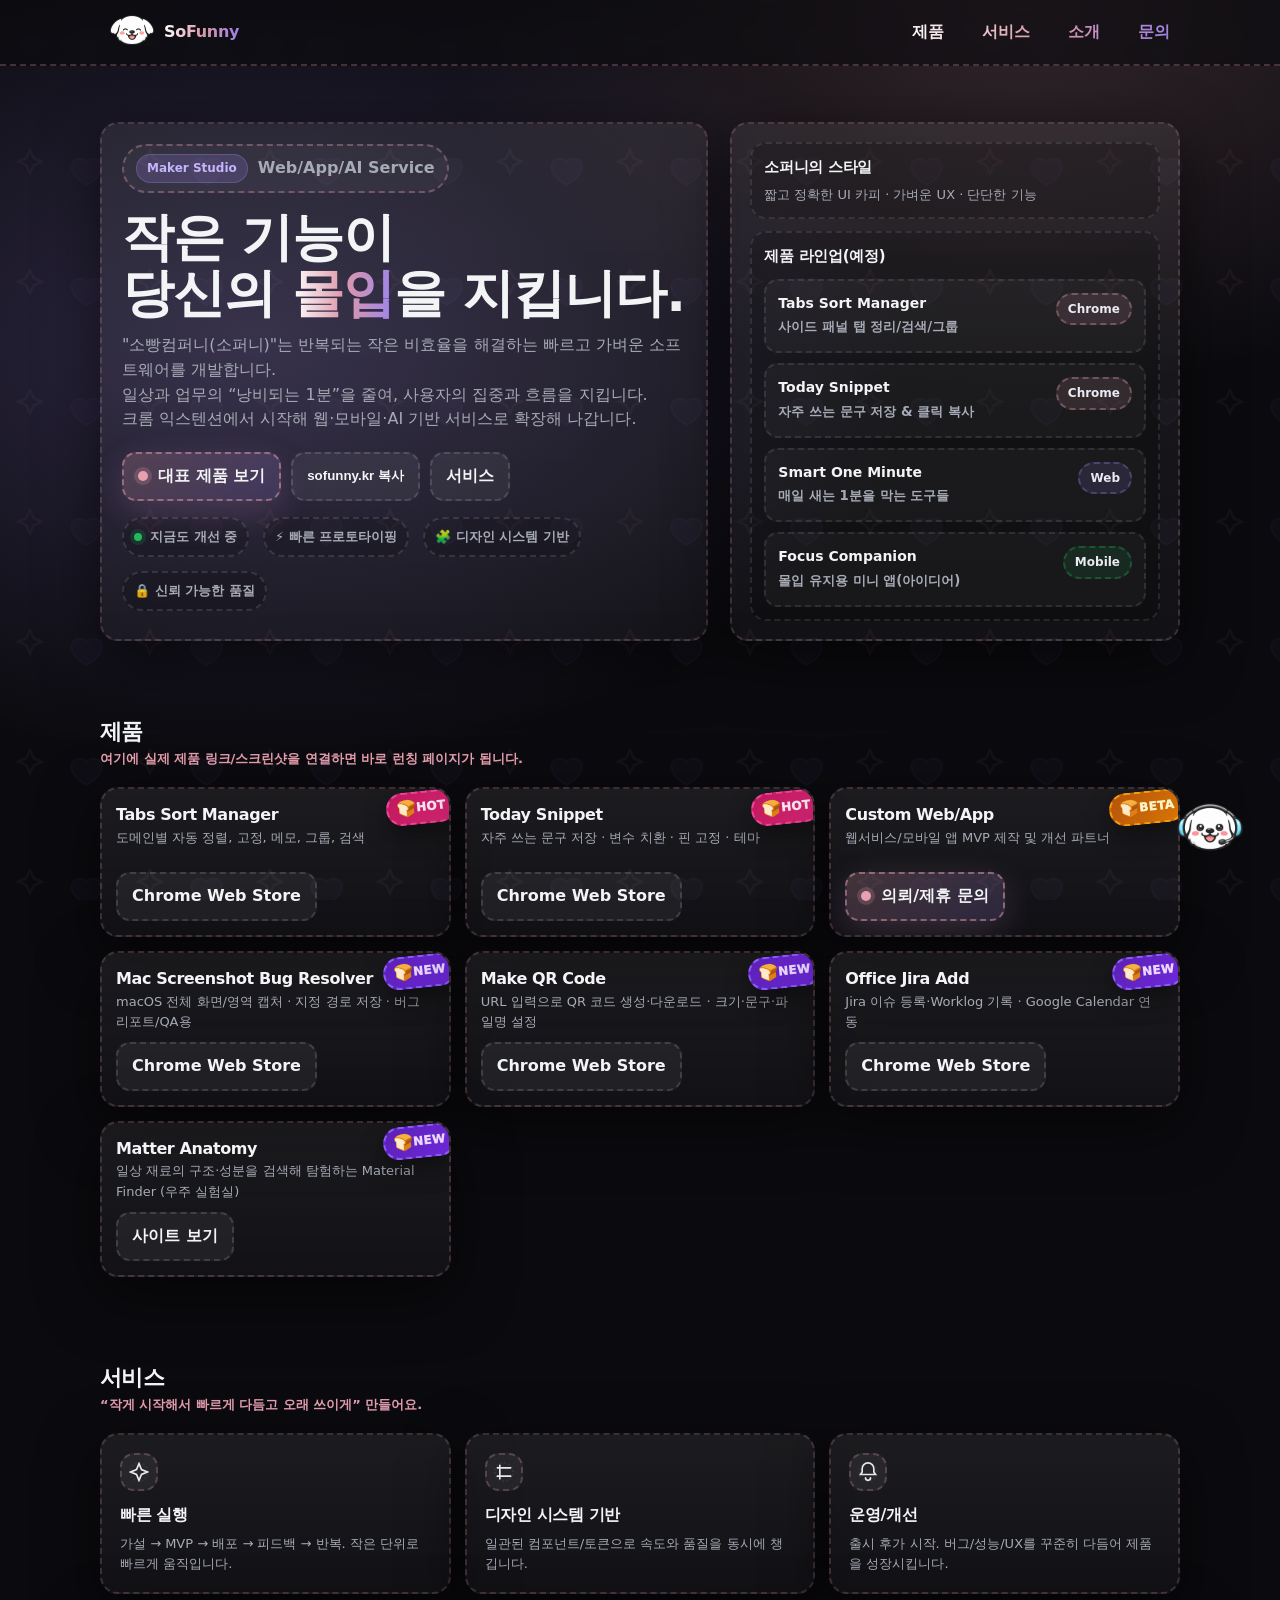
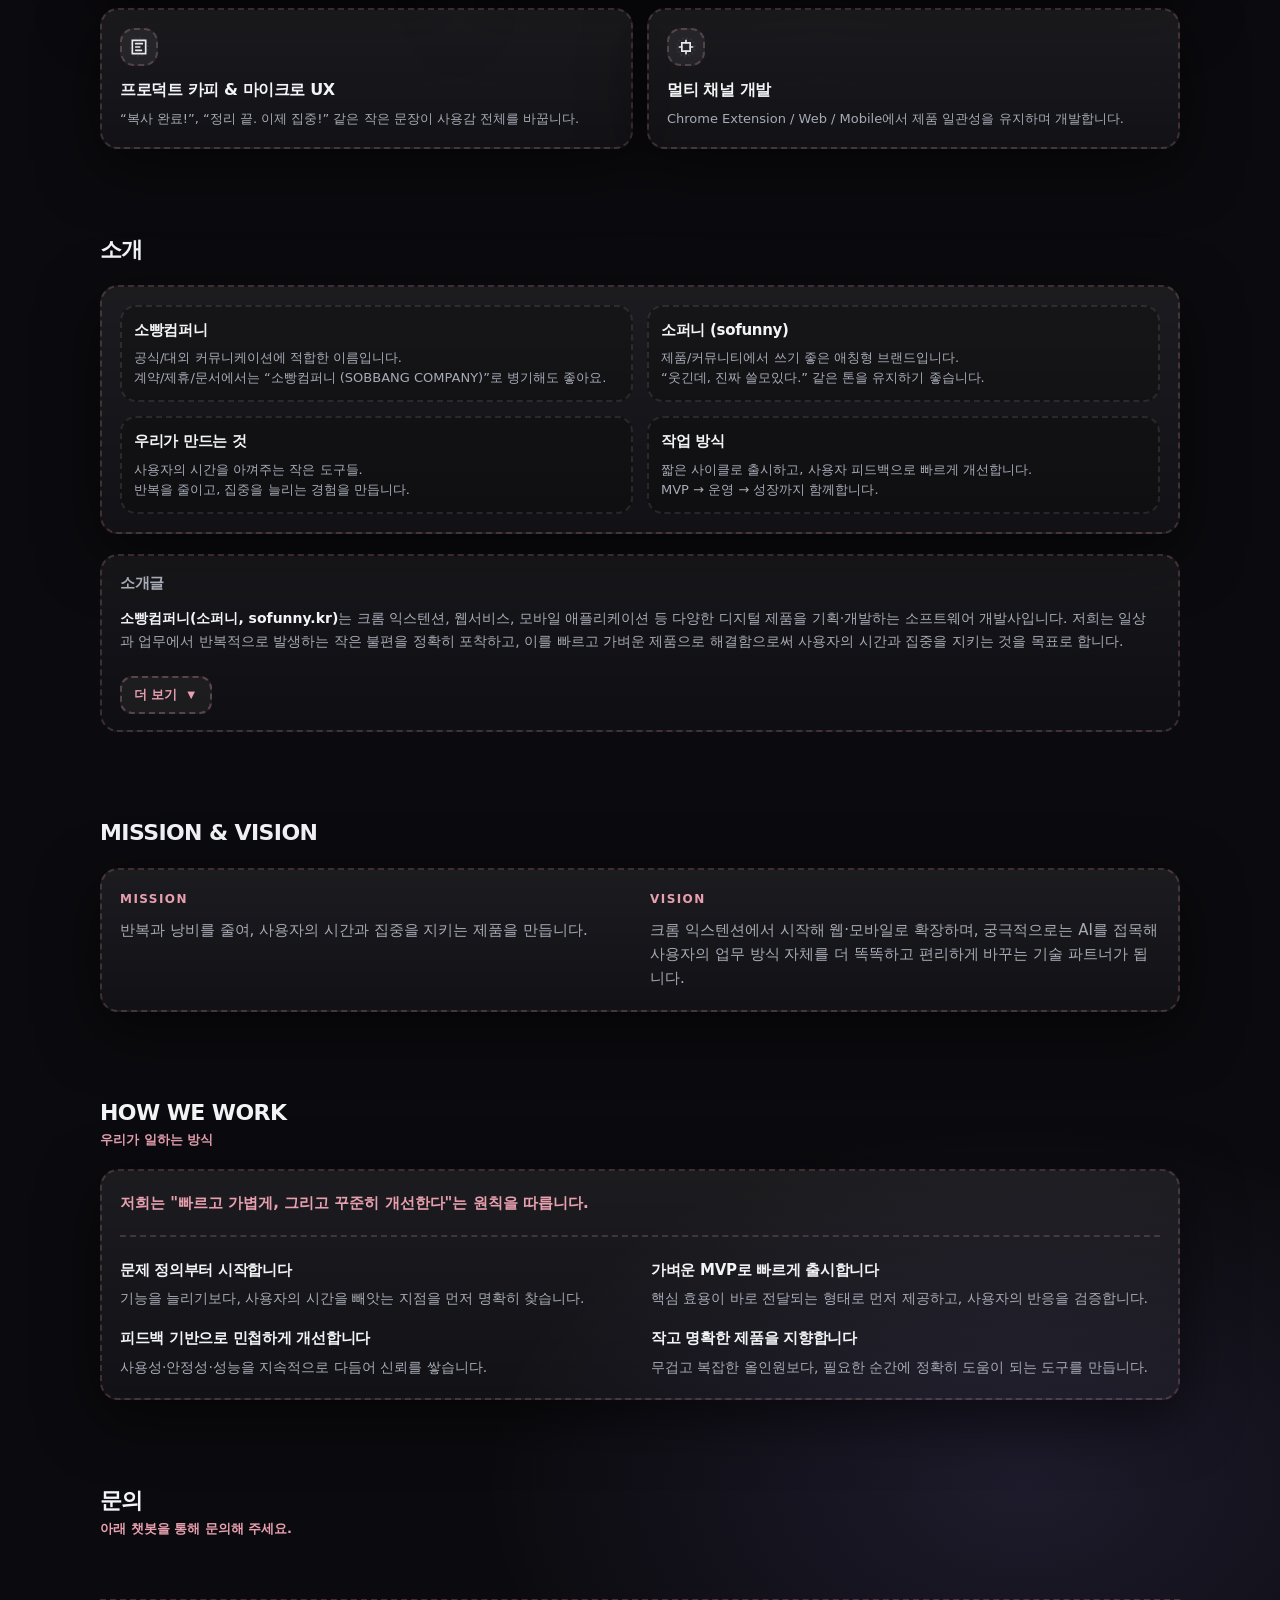
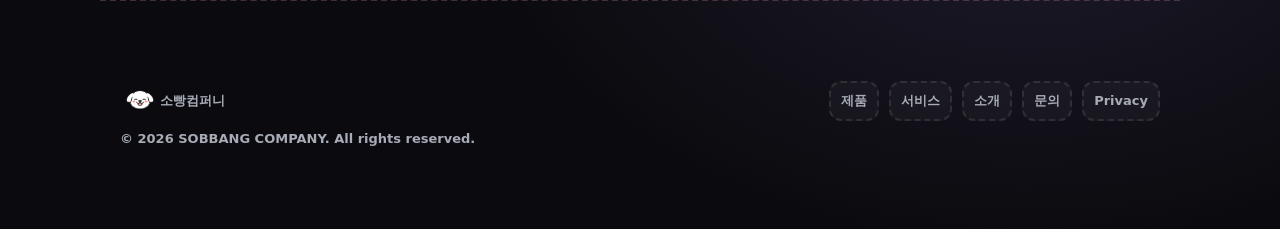
<file: index.html>
<!doctype html>
<html lang="ko">
<head>
  <meta charset="utf-8" />
  <meta name="viewport" content="width=device-width, initial-scale=1" />
  <title>소빵컴퍼니 | 소퍼니 (sofunny.kr)</title>
  <meta name="description" content="소빵컴퍼니(소퍼니)는 크롬 익스텐션, 웹서비스, 모바일 앱을 만드는 메이커 팀입니다. 작고 유용한 도구로 당신의 흐름을 지킵니다." />
  <meta name="theme-color" content="#0f0b14" />
  <link rel="icon" href="images/logo.png" type="image/png" sizes="32x32" />
  <link rel="icon" href="images/logo.png" type="image/png" sizes="192x192" />
  <style>
    /* =======================================================
       Dark & Pink & Violet (다크 + 다꾸 느낌)
       Base: index.html 다크테마
       Accent: 핑크 + 바이올렛 (index5 다꾸 요소 적용)
       ======================================================= */
    :root{
      --bg:#0b0b0f;
      --panel:#111118;
      --panel2:#151522;
      --text:#f3f4f6;
      --muted:#a7abb6;
      --line:rgba(255,255,255,.10);

      --brand:#e8a0b0;       /* 핑크 */
      --brand2:#a78bfa;      /* 바이올렛 */
      --ok:#22c55e;

      --shadow: 0 18px 60px rgba(0,0,0,.55);
      --radius: 18px;
      --max: 1120px;
    }

    *{box-sizing:border-box}
    html{scroll-behavior:smooth}
    body{
      margin:0;
      font-family: ui-sans-serif, system-ui, -apple-system, Segoe UI, Roboto, "Noto Sans KR", "Apple SD Gothic Neo", Arial, sans-serif;
      background:
        radial-gradient(1100px 700px at 20% 10%, rgba(167,139,250,.22), transparent 60%),
        radial-gradient(900px 600px at 80% 0%, rgba(232,160,176,.18), transparent 65%),
        radial-gradient(900px 600px at 80% 90%, rgba(167,139,250,.12), transparent 60%),
        var(--bg);
      color:var(--text);
      line-height:1.55;
    }

    /* 다꾸 느낌: 연한 별/하트 패턴 (다크용) */
    body::before{
      content:"";
      position:fixed;
      inset:0;
      pointer-events:none;
      opacity:.08;
      background-image:
        url("data:image/svg+xml;utf8,<svg xmlns='http://www.w3.org/2000/svg' width='72' height='72' viewBox='0 0 72 72'><g fill='none' stroke='rgba(232,160,176,0.6)' stroke-width='1.5'><path d='M18 18l2.2 4.8L25 25l-4.8 2.2L18 32l-2.2-4.8L11 25l4.8-2.2L18 18z'/></g><path d='M52 25c3.2-3.6 9.2-1.8 9.2 3.2 0 6.2-9.2 10.8-9.2 10.8S42.8 34.4 42.8 28.2c0-5 6-6.8 9.2-3.2z' fill='rgba(167,139,250,0.35)' stroke='rgba(167,139,250,0.5)' stroke-width='1.2'/></svg>");
      background-size: 120px 120px;
      background-repeat: repeat;
    }

    a{color:inherit; text-decoration:none}
    .wrap{max-width:var(--max); margin:0 auto; padding:0 20px}

    .nav{
      position:sticky; top:0; z-index:50;
      backdrop-filter: blur(10px);
      background: rgba(11,11,15,.65);
      border-bottom: 2px dashed rgba(232,160,176,.25);
    }
    .nav-inner{
      display:flex; align-items:center; justify-content:space-between;
      height:64px;
    }
    .brand{
      display:flex; align-items:center;
      font-weight:800;
      letter-spacing:-.3px;
    }
    .logo{
      width:64px; height:64px; border-radius:12px;
      background: transparent url(images/logo.png) center/contain no-repeat;
    }
    .brand small{
      display:block; font-weight:600; color:var(--muted); letter-spacing:0;
      margin-top:2px;
    }
    .menu{
      display:flex; align-items:center; gap:18px;
      color:var(--muted);
      font-weight:700;
    }
    .menu a{padding:8px 10px; border-radius:12px}
    .menu a:hover{background: rgba(255,255,255,.06); color:var(--text)}
    .btn{
      display:inline-flex; align-items:center; justify-content:center; gap:10px;
      padding:10px 14px;
      border-radius:14px;
      border: 2px dashed rgba(255,255,255,.14);
      background: rgba(255,255,255,.06);
      color:var(--text);
      font-weight:800;
      cursor:pointer;
      transition: transform .15s ease, background .15s ease, border-color .15s ease;
      user-select:none;
    }
    .btn:hover{transform: translateY(-1px); background: rgba(255,255,255,.10); border-color: rgba(232,160,176,.35)}
    .btn.primary{
      border-color: rgba(232,160,176,.5);
      background: linear-gradient(135deg, rgba(232,160,176,.22), rgba(167,139,250,.18));
      box-shadow: 0 12px 40px rgba(232,160,176,.12), 0 10px 35px rgba(167,139,250,.10);
    }
    .btn.primary:hover{border-color: rgba(232,160,176,.65)}
    .btn .dot{
      width:10px; height:10px; border-radius:999px;
      background: var(--brand);
      box-shadow: 0 0 0 4px rgba(232,160,176,.2);
    }

    .hero{padding:56px 0 32px}
    .hero-grid{
      display:grid;
      grid-template-columns: 1.15fr .85fr;
      gap:22px;
      align-items:stretch;
    }

    .card{
      background: linear-gradient(180deg, rgba(255,255,255,.07), rgba(255,255,255,.03));
      border: 2px dashed rgba(232,160,176,.2);
      border-radius: var(--radius);
      box-shadow: var(--shadow);
      position:relative;
      overflow:hidden;
    }
    .hero-left{padding:20px; position:relative; z-index:3}

    .kicker{
      display:inline-flex; align-items:center; gap:10px;
      color: var(--muted);
      font-weight:800;
      padding:8px 12px;
      border-radius:999px;
      border: 2px dashed rgba(232,160,176,.35);
      background: rgba(255,255,255,.04);
      margin-bottom:16px;
    }
    .kicker .pill{
      font-size:12px;
      padding:4px 10px;
      border-radius:999px;
      background: rgba(167,139,250,.18);
      border:1px solid rgba(167,139,250,.28);
      color: #c4b5fd;
    }
    h1{
      margin:0 0 12px;
      font-size: clamp(30px, 4.2vw, 52px);
      line-height:1.08;
      letter-spacing:-1px;
    }
    .grad{
      background: linear-gradient(90deg, #fff, rgba(232,160,176,.95), rgba(167,139,250,.92));
      -webkit-background-clip: text;
      background-clip:text;
      color: transparent;
    }
    .lead{
      margin:0 0 20px;
      color: var(--muted);
      font-size: 16px;
      max-width: 56ch;
    }
    .hero-actions{display:flex; gap:10px; flex-wrap:wrap; margin: 18px 0 14px}
    .meta{
      display:flex; gap:14px; flex-wrap:wrap;
      margin-top:16px;
      color: var(--muted);
      font-weight:700;
      font-size: 13px;
    }
    .meta span{
      display:inline-flex; align-items:center; gap:8px;
      padding:8px 10px;
      border-radius: 999px;
      border: 2px dashed rgba(255,255,255,.12);
      background: rgba(0,0,0,.15);
    }
    .meta i{
      width:8px; height:8px; border-radius:999px; background: rgba(34,197,94,.95);
      box-shadow: 0 0 0 4px rgba(34,197,94,.14);
      display:inline-block;
    }

    .hero-right{padding:18px; display:flex; flex-direction:column; gap:12px; position:relative; z-index:3}
    .mini{
      border-radius: 16px;
      border: 2px dashed rgba(255,255,255,.10);
      background: rgba(0,0,0,.18);
      padding:12px;
      position:relative;
    }
    .mini h3{margin:0 0 6px; font-size: 15px; letter-spacing:-.3px; position:relative; z-index:1}
    .mini p{margin:0; color:var(--muted); font-size: 13px; position:relative; z-index:1}

    .list{margin:10px 0 0; padding:0; list-style:none; display:grid; gap:10px}
    .li{
      display:flex; align-items:flex-start; justify-content:space-between; gap:10px;
      padding:12px;
      border-radius: 14px;
      border: 2px dashed rgba(255,255,255,.10);
      background: rgba(255,255,255,.04);
      position:relative;
    }
    .li b, .li small{position:relative; z-index:1}
    .li b{display:block; font-size:14px}
    .li small{color:var(--muted); font-weight:700}

    .tag{
      font-size: 12px;
      font-weight:900;
      padding:5px 10px;
      border-radius: 999px;
      border: 2px dashed rgba(255,255,255,.14);
      color: #eaeaf3;
      background: rgba(255,255,255,.06);
      white-space:nowrap;
      position:relative; z-index:1;
    }
    .tag.chrome{border-color: rgba(232,160,176,.35); background: rgba(232,160,176,.12)}
    .tag.web{border-color: rgba(167,139,250,.28); background: rgba(167,139,250,.12)}
    .tag.mobile{border-color: rgba(34,197,94,.28); background: rgba(34,197,94,.10)}

    /* 다꾸 스티커 배지 (다크 버전) */
    .badge{
      position:absolute;
      left:18px;
      top:10px;
      z-index:5;
      display:inline-flex;
      align-items:center;
      padding:5px 8px;
      border-radius: 999px;
      background: rgba(17,17,24,.92);
      border: 2px dashed rgba(232,160,176,.4);
      box-shadow: 0 10px 24px rgba(0,0,0,.4);
      transform: rotate(-6deg);
      user-select:none;
    }
    .badge::before{
      content:"";
      position:absolute;
      inset:4px;
      border-radius: 999px;
      pointer-events:none;
    }
    .badge .emo{font-size:16px; line-height:1}
    .badge .txt{font-weight:950; font-size:12px; letter-spacing:.4px}
    .badge.new{background: linear-gradient(135deg, #5b21b6, #6d28d9); border-color: #8b5cf6; color: #e9d5ff;}
    .badge.hot{background: linear-gradient(135deg, #be185d, #db2777); border-color: #ec4899; color: #fce7f3;}
    .badge.beta{background: linear-gradient(135deg, #b45309, #d97706); border-color: #f59e0b; color: #fef3c7;}

    section{padding:42px 0}
    .section-title{
      display:flex; align-items:flex-end; justify-content:space-between; gap:16px;
      margin-bottom:18px;
    }
    .section-title h2{margin:0; font-size: 22px; letter-spacing:-.6px}
    .section-title p{margin:0; color:var(--brand); font-weight:700; font-size: 13px}
    .grid{display:grid; grid-template-columns: repeat(12, 1fr); gap:14px}
    .col-4{grid-column: span 4}
    .col-6{grid-column: span 6}
    .col-12{grid-column: span 12}

    .feature{padding:18px; position:relative; z-index:3}
    .icon{
      width:38px; height:38px; border-radius:14px;
      border: 2px dashed rgba(232,160,176,.25);
      background: rgba(255,255,255,.06);
      display:flex; align-items:center; justify-content:center;
      margin-bottom:12px;
      position:relative;
    }
    .icon::before{
      content:"";
      position:absolute;
      inset:7px;
      border-radius: 10px;
      border: 2px dotted rgba(167,139,250,.2);
      opacity:.5;
    }
    .icon svg{opacity:.95}
    .feature h3{margin:0 0 6px; font-size:16px; letter-spacing:-.4px}
    .feature p{margin:0; color:var(--muted); font-size: 13px}

    .products .product{
      padding:14px;
      display:flex; flex-direction:column; gap:10px;
      min-height: 150px;
      position:relative;
    }
    .product .head{display:flex; align-items:flex-start; justify-content:space-between; gap:10px}
    .product h3{margin:0; font-size:16px; letter-spacing:-.4px}
    .product p{margin:0; color:var(--muted); font-size: 13px}
    .product .actions{margin-top:auto; display:flex; align-items:center; gap:10px; flex-wrap:wrap}
    .product .actions .badge{position:absolute; right: -7px; top: 2px;left:auto;}
    .muted{color:var(--muted)}

    .about-box{
      padding:18px;
      display:grid;
      grid-template-columns: 1fr 1fr;
      gap:14px;
    }
    .about-box .mini{height:100%}

    .about-prose-wrap{
      margin-top:20px;
      padding:16px 18px;
      border-radius: var(--radius);
      border: 2px dashed rgba(232,160,176,.2);
      background: linear-gradient(180deg, rgba(255,255,255,.05), rgba(255,255,255,.02));
      position:relative;
    }
    .about-prose-wrap h4{
      margin:0 0 12px;
      font-size:15px;
      letter-spacing:-.3px;
      color:var(--muted);
      font-weight:800;
    }
    .about-prose-toggle{
      max-height: 3.4em;
      overflow: hidden;
      transition: max-height .35s ease;
    }
    .about-prose-toggle.is-open{ max-height: 120em; }
    .about-prose-wrap .about-prose p{ margin:0 0 1em; color:var(--muted); font-size: 14px; line-height:1.65; }
    .about-prose-wrap .about-prose p:last-child{ margin-bottom:0 }
    .about-prose-wrap .about-prose strong{ color:var(--text) }
    .about-prose-wrap .toggle-btn{
      display:inline-flex;
      align-items:center;
      gap:8px;
      margin-top:14px;
      padding:8px 12px;
      border-radius:12px;
      border: 2px dashed rgba(232,160,176,.3);
      background: rgba(255,255,255,.05);
      color:var(--brand);
      font-weight:800;
      font-size:13px;
      cursor:pointer;
      transition: background .15s ease, border-color .15s ease;
    }
    .about-prose-wrap .toggle-btn:hover{ background: rgba(232,160,176,.12); border-color: rgba(232,160,176,.45); }
    .about-prose-wrap .toggle-btn span:last-child{ display:inline-block; transition: transform .25s ease; }


    @media (max-width: 560px){ .portfolio-grid{grid-template-columns: 1fr} }

    .mission-vision-box{
      padding:20px 18px;
      display:grid;
      grid-template-columns: 1fr 1fr;
      gap:20px;
      align-items:start;
    }
    .mission-vision-box .mv-block{ position:relative; z-index:1; }
    .mission-vision-box .mv-block h3{
      margin:0 0 10px;
      font-size:12px;
      font-weight:800;
      letter-spacing:.12em;
      text-transform:uppercase;
      color:var(--brand);
    }
    .mission-vision-box .mv-block p{
      margin:0;
      font-size:15px;
      line-height:1.6;
      color:var(--muted);
    }
    .mission-vision-box .mv-block p strong{ color:var(--text); }
    @media (max-width: 720px){ .mission-vision-box{ grid-template-columns: 1fr; } }

    .how-we-work-box{
      padding:20px 18px;
    }
    .how-we-work-box .hww-lead{
      margin:0 0 22px;
      font-size:15px;
      line-height:1.6;
      color:var(--muted);
      padding-bottom:20px;
      border-bottom: 2px dashed rgba(232,160,176,.2);
    }
    .how-we-work-box .hww-lead strong{ color:var(--brand); }
    .how-we-work-box .hww-grid{
      display:grid;
      grid-template-columns: 1fr 1fr;
      gap:18px 22px;
    }
    .how-we-work-box .hww-item{ position:relative; z-index:1; }
    .how-we-work-box .hww-item h4{
      margin:0 0 6px;
      font-size:15px;
      font-weight:800;
      letter-spacing:-.3px;
      color:var(--text);
    }
    .how-we-work-box .hww-item p{
      margin:0;
      font-size:14px;
      line-height:1.55;
      color:var(--muted);
    }
    @media (max-width: 640px){ .how-we-work-box .hww-grid{ grid-template-columns: 1fr; } }

    .contact{padding:18px}

    form{display:grid; grid-template-columns: 20% 80%; gap:12px; margin-top: 10px}
    label{display:block; font-size: 12px; color: var(--muted); font-weight:800; margin: 2px 0 6px}
    input, textarea{
      width:100%;
      border-radius: 14px;
      border: 2px dashed rgba(255,255,255,.14);
      background: rgba(0,0,0,.25);
      color: var(--text);
      padding: 12px 12px;
      outline:none;
      transition: border-color .15s ease, background .15s ease;
      font-size: 14px;
    }
    input:focus, textarea:focus{
      border-color: rgba(232,160,176,.5);
      background: rgba(0,0,0,.35);
    }
    textarea{min-height: 120px; resize: vertical; grid-column: span 2}
    .form-actions{
      grid-column: span 2;
      display:flex; align-items:center; justify-content:space-between; gap:12px;
      color: var(--muted);
      font-weight:700;
      font-size: 13px;
    }

    /* 챗봇 플로팅 + 이메일 폼 */
    .chat-float{
      position: fixed;
      right: 20px;
      bottom: 20px;
      z-index: 90;
      opacity: 1;
      visibility: visible;
      transform: translateY(0);
      transition: opacity .3s ease, transform .3s ease, visibility .3s ease;
    }
    .chat-float.hide-on-scroll{
      opacity: 0;
      visibility: hidden;
      transform: translateY(120%);
      pointer-events: none;
    }
    .chat-float-btn{
      width: 100px;
      height: 100px;
      border: none;
      border-radius: 50%;
      background: transparent;
      padding: 0;
      display: flex;
      align-items: center;
      justify-content: center;
      cursor: pointer;
      transition: transform .2s ease;
    }
    .chat-float-btn:hover{ transform: scale(1.08); }
    .chat-float-btn img{ width:100px; height:100px; display:block; object-fit:contain; }
    .chat-overlay{
      position: fixed;
      inset: 0;
      background: rgba(0,0,0,.55);
      z-index: 88;
      opacity: 0;
      visibility: hidden;
      pointer-events: none;
      transition: opacity .25s ease, visibility .25s ease;
    }
    .chat-overlay.is-open{ opacity: 1; visibility: visible; pointer-events: auto; }
    .chat-panel{
      position: fixed;
      left: 50%;
      top: 50%;
      transform: translate(-50%, -50%) scale(0.95);
      width: 50vw;
      height: 65vh;
      min-width: 300px;
      min-height: 380px;
      max-width: 96vw;
      max-height: 90vh;
      background: rgba(17,17,24,.98);
      border: 2px dashed rgba(232,160,176,.35);
      border-radius: var(--radius);
      box-shadow: var(--shadow);
      padding: 24px;
      overflow: auto;
      opacity: 0;
      visibility: hidden;
      transition: opacity .25s ease, transform .25s ease, visibility .25s ease;
      z-index: 92;
    }
    .chat-panel.is-open{ opacity: 1; visibility: visible; transform: translate(-50%, -50%) scale(1); }
    .chat-panel h4{ margin: 0 0 8px; font-size: 18px; letter-spacing: -.3px; }
    .chat-panel label{ display: block; font-size: 12px; color: var(--muted); font-weight: 700; margin: 0 0 4px; }
    .chat-panel input, .chat-panel textarea{
      width: 100%;
      border-radius: 12px;
      border: 2px dashed rgba(255,255,255,.14);
      background: rgba(0,0,0,.25);
      color: var(--text);
      padding: 10px 12px;
      font-size: 14px;
      margin-bottom: 12px;
      outline: none;
      transition: border-color .15s ease;
    }
    .chat-panel input:focus, .chat-panel textarea:focus{ border-color: rgba(232,160,176,.5); }
    .chat-panel textarea{ min-height: 300px; resize: vertical; }
    .chat-panel .chat-actions{ display: flex; gap: 10px; margin-top: 8px; }
    .chat-panel .chat-actions .btn{ flex: 1; }

    .toast{
      width: max-content;
      max-width: 80%;
      position: fixed;
      left: 50%;
      bottom: 18px;
      transform: translateX(-50%) translateY(20px);
      background: rgba(17,17,24,.95);
      border: 2px dashed rgba(232,160,176,.4);
      color: var(--text);
      padding: 12px 14px;
      border-radius: 999px;
      box-shadow: var(--shadow);
      opacity:0;
      pointer-events:none;
      transition: opacity .18s ease, transform .18s ease;
      z-index: 100;
      font-weight:800;
      display:flex; align-items:center; gap:10px;
    }
    .toast.show{opacity:1; transform: translateX(-50%) translateY(0)}

    footer{
      padding: 80px 0 80px;
      border-top: 2px dashed rgba(232,160,176,.25);
      color: var(--muted);
      font-weight:700;
      font-size: 13px;
    }
    .footer-inner{display:flex; align-items:flex-start; justify-content:space-between; gap:18px; flex-wrap:wrap}
    .links{display:flex; gap:10px; flex-wrap:wrap}
    .links a{
      padding: 8px 10px;
      border-radius: 12px;
      border: 2px dashed rgba(255,255,255,.10);
      background: rgba(255,255,255,.03);
    }
    .links a:hover{background: rgba(232,160,176,.1); border-color: rgba(232,160,176,.25)}
    .kbd{
      font-family: ui-monospace, SFMono-Regular, Menlo, Monaco, Consolas, monospace;
      font-size: 12px;
      padding: 4px 8px;
      border-radius: 10px;
      border: 2px dashed rgba(255,255,255,.14);
      background: rgba(0,0,0,.25);
      color: #e8eaf0;
    }

    @media (max-width: 920px){
      .hero-grid{grid-template-columns: 1fr;}
      .about-box{grid-template-columns: 1fr}
      .col-4{grid-column: span 6}
      .col-6{grid-column: span 12}
      .menu{display:none}
    }
    @media (max-width: 560px){
      .col-4{grid-column: span 12}
      form{grid-template-columns: 1fr}
      textarea, .form-actions{grid-column: span 1}
      .hero-left{padding:16px}
      .product{padding-top: 14px}
    }
    @media (max-width: 360px){
      body .btn{font-size: 12px;}
    }

    .reveal{opacity:0; transform: translateY(10px); transition: opacity .6s ease, transform .6s ease}
    .reveal.on{opacity:1; transform: translateY(0)}
  </style>
</head>
<body>
  <header class="nav">
    <div class="wrap nav-inner">
      <a class="brand" href="#top" aria-label="소빵컴퍼니 홈">
        <span class="logo" aria-hidden="true"></span>
        <span class="grad">SoFunny</span>
      </a>
      <nav class="menu grad" aria-label="메뉴">
        <a href="#products">제품</a>
        <a href="#capabilities">서비스</a>
        <a href="#about">소개</a>
        <a href="#contact">문의</a>
      </nav>
    </div>
  </header>

  <main id="top" class="wrap">
    <section class="hero">
      <div class="hero-grid">
        <div class="card hero-left reveal">
          <div class="kicker">
            <span class="pill">Maker Studio</span>
            <span>Web/App/AI Service</span>
          </div>
          <h1>
            작은 기능이<br/>
            당신의 <span class="grad">몰입</span>을 지킵니다.
          </h1>
          <p class="lead">
            "소빵컴퍼니(소퍼니)"는 반복되는 작은 비효율을 해결하는 빠르고 가벼운 소프트웨어를 개발합니다.<br/>
            일상과 업무의 “낭비되는 1분”을 줄여, 사용자의 집중과 흐름을 지킵니다.<br/>
            크롬 익스텐션에서 시작해 웹·모바일·AI 기반 서비스로 확장해 나갑니다.
          </p>
          <div class="hero-actions">
            <a class="btn primary" href="#products"><span class="dot" aria-hidden="true"></span>대표 제품 보기</a>
            <button class="btn" id="copyDomainBtn" type="button">sofunny.kr 복사</button>
            <a class="btn" href="#capabilities">서비스</a>
          </div>
          <div class="meta">
            <span><i aria-hidden="true"></i> 지금도 개선 중</span>
            <span>⚡ 빠른 프로토타이핑</span>
            <span>🧩 디자인 시스템 기반</span>
            <span>🔒 신뢰 가능한 품질</span>
          </div>
        </div>
        <aside class="card hero-right reveal" aria-label="요약 패널">
          <div class="mini">
            <h3>소퍼니의 스타일</h3>
            <p>짧고 정확한 UI 카피 · 가벼운 UX · 단단한 기능</p>
          </div>
          <div class="mini">
            <h3>제품 라인업(예정)</h3>
            <ul class="list">
              <li class="li">
                <div><b>Tabs Sort Manager</b><small>사이드 패널 탭 정리/검색/그룹</small></div>
                <span class="tag chrome">Chrome</span>
              </li>
              <li class="li">
                <div><b>Today Snippet</b><small>자주 쓰는 문구 저장 & 클릭 복사</small></div>
                <span class="tag chrome">Chrome</span>
              </li>
              <li class="li">
                <div><b>Smart One Minute</b><small>매일 새는 1분을 막는 도구들</small></div>
                <span class="tag web">Web</span>
              </li>
              <li class="li">
                <div><b>Focus Companion</b><small>몰입 유지용 미니 앱(아이디어)</small></div>
                <span class="tag mobile">Mobile</span>
              </li>
            </ul>
          </div>
        </aside>
      </div>
    </section>

    <section id="products" class="products">
      <div class="section-title">
        <div>
          <h2>제품</h2>
          <p>여기에 실제 제품 링크/스크린샷을 연결하면 바로 런칭 페이지가 됩니다.</p>
        </div>
      </div>
      <div class="grid">
        <article class="card product col-4 reveal">
          <div class="head">
            <div>
              <h3>Tabs Sort Manager</h3>
              <p>도메인별 자동 정렬, 고정, 메모, 그룹, 검색</p>
            </div>
          </div>
          <div class="actions">
            <a class="btn" href="https://chromewebstore.google.com/detail/tabs-sort-manager/mjifbekfaplegjedmjcecgjdljnkfeaf?authuser=0&hl=ko" target="_blank" rel="noopener noreferrer">Chrome Web Store</a>
            <div class="badge hot" aria-label="HOT 배지"><span class="emo">🍞</span><span class="txt">HOT</span></div>
          </div>
        </article>
        <article class="card product col-4 reveal">
          <div class="head">
            <div>
              <h3>Today Snippet</h3>
              <p>자주 쓰는 문구 저장 · 변수 치환 · 핀 고정 · 테마</p>
            </div>
          </div>
          <div class="actions">
            <a class="btn" href="https://chromewebstore.google.com/detail/today-snippet/pghgbaanaojcmonohgnokfnjiidijfgn?authuser=0&hl=ko" target="_blank" rel="noopener noreferrer">Chrome Web Store</a>
            <div class="badge hot" aria-label="HOT 배지"><span class="emo">🍞</span><span class="txt">HOT</span></div>
          </div>
        </article>
        <article class="card product col-4 reveal">
          <div class="head">
            <div>
              <h3>Custom Web/App</h3>
              <p>웹서비스/모바일 앱 MVP 제작 및 개선 파트너</p>
            </div>
          </div>
          <div class="actions">
            <a class="btn primary" href="#contact"><span class="dot" aria-hidden="true"></span>의뢰/제휴 문의</a>
            <div class="badge beta" aria-label="BETA 배지"><span class="emo">🍞</span><span class="txt">BETA</span></div>
          </div>
        </article>
        <article class="card product col-4 reveal">
          <div class="head">
            <div>
              <h3>Mac Screenshot Bug Resolver</h3>
              <p>macOS 전체 화면/영역 캡처 · 지정 경로 저장 · 버그 리포트/QA용</p>
            </div>
          </div>
          <div class="actions">
            <a class="btn" href="https://chromewebstore.google.com/detail/mac-screenshot-bug-resolv/aaboljmpdjkhigeljaflihcniechinjg?authuser=0&hl=ko" target="_blank" rel="noopener noreferrer">Chrome Web Store</a>
            <div class="badge new" aria-label="NEW 배지"><span class="emo">🍞</span><span class="txt">NEW</span></div>
          </div>
        </article>
        <article class="card product col-4 reveal">
          <div class="head">
            <div>
              <h3>Make QR Code</h3>
              <p>URL 입력으로 QR 코드 생성·다운로드 · 크기·문구·파일명 설정</p>
            </div>
          </div>
          <div class="actions">
            <a class="btn" href="https://chromewebstore.google.com/detail/make-qr-code/golmnabbgbemcaikgekiggnegelkgbln?authuser=0&hl=ko" target="_blank" rel="noopener noreferrer">Chrome Web Store</a>
            <div class="badge new" aria-label="NEW 배지"><span class="emo">🍞</span><span class="txt">NEW</span></div>
          </div>
        </article>
        <article class="card product col-4 reveal">
          <div class="head">
            <div>
              <h3>Office Jira Add</h3>
              <p>Jira 이슈 등록·Worklog 기록 · Google Calendar 연동</p>
            </div>
          </div>
          <div class="actions">
            <a class="btn" href="https://chromewebstore.google.com/detail/mate-jira-quick-add/idjkbpnhdchcilkamjmkbcccmfifhghj?authuser=0&hl=ko" target="_blank" rel="noopener noreferrer">Chrome Web Store</a>
            <div class="badge new" aria-label="NEW 배지"><span class="emo">🍞</span><span class="txt">NEW</span></div>
          </div>
        </article>
        <article class="card product col-4 reveal">
          <div class="head">
            <div>
              <h3>Matter Anatomy</h3>
              <p>일상 재료의 구조·성분을 검색해 탐험하는 Material Finder (우주 실험실)</p>
            </div>
          </div>
          <div class="actions">
            <a class="btn" href="https://matter-anatomy.vercel.app/" target="_blank" rel="noopener noreferrer">사이트 보기</a>
            <div class="badge new" aria-label="NEW 배지"><span class="emo">🍞</span><span class="txt">NEW</span></div>
          </div>
        </article>
      </div>
    </section>

    <section id="capabilities">
      <div class="section-title">
        <div>
          <h2>서비스</h2>
          <p>“작게 시작해서 빠르게 다듬고 오래 쓰이게” 만들어요.</p>
        </div>
      </div>
      <div class="grid">
        <div class="card feature col-4 reveal">
          <div class="icon" aria-hidden="true">
            <svg width="20" height="20" viewBox="0 0 24 24" fill="none"><path d="M12 2l3 7 7 3-7 3-3 7-3-7-7-3 7-3 3-7z" stroke="currentColor" stroke-width="2"/></svg>
          </div>
          <h3>빠른 실행</h3>
          <p>가설 → MVP → 배포 → 피드백 → 반복. 작은 단위로 빠르게 움직입니다.</p>
        </div>
        <div class="card feature col-4 reveal">
          <div class="icon" aria-hidden="true">
            <svg width="20" height="20" viewBox="0 0 24 24" fill="none"><path d="M4 7h16M7 4v16M4 17h16" stroke="currentColor" stroke-width="2" stroke-linecap="round"/></svg>
          </div>
          <h3>디자인 시스템 기반</h3>
          <p>일관된 컴포넌트/토큰으로 속도와 품질을 동시에 챙깁니다.</p>
        </div>
        <div class="card feature col-4 reveal">
          <div class="icon" aria-hidden="true">
            <svg width="20" height="20" viewBox="0 0 24 24" fill="none"><path d="M12 1a7 7 0 017 7v4l2 3H3l2-3V8a7 7 0 017-7z" stroke="currentColor" stroke-width="2"/><path d="M9 19a3 3 0 006 0" stroke="currentColor" stroke-width="2" stroke-linecap="round"/></svg>
          </div>
          <h3>운영/개선</h3>
          <p>출시 후가 시작. 버그/성능/UX를 꾸준히 다듬어 제품을 성장시킵니다.</p>
        </div>
        <div class="card feature col-6 reveal">
          <div class="icon" aria-hidden="true">
            <svg width="20" height="20" viewBox="0 0 24 24" fill="none"><path d="M4 4h16v16H4z" stroke="currentColor" stroke-width="2"/><path d="M8 8h8M8 12h5M8 16h7" stroke="currentColor" stroke-width="2" stroke-linecap="round"/></svg>
          </div>
          <h3>프로덕트 카피 & 마이크로 UX</h3>
          <p>“복사 완료!”, “정리 끝. 이제 집중!” 같은 작은 문장이 사용감 전체를 바꿉니다.</p>
        </div>
        <div class="card feature col-6 reveal">
          <div class="icon" aria-hidden="true">
            <svg width="20" height="20" viewBox="0 0 24 24" fill="none"><path d="M7 7h10v10H7z" stroke="currentColor" stroke-width="2"/><path d="M4 12h3M17 12h3M12 4v3M12 17v3" stroke="currentColor" stroke-width="2" stroke-linecap="round"/></svg>
          </div>
          <h3>멀티 채널 개발</h3>
          <p>Chrome Extension / Web / Mobile에서 제품 일관성을 유지하며 개발합니다.</p>
        </div>
      </div>
    </section>

    <section id="about">
      <div class="section-title">
        <div>
          <h2>소개</h2>
        </div>
      </div>
      <div class="card about-box reveal">
        <div class="mini">
          <h3>소빵컴퍼니</h3>
          <p>공식/대외 커뮤니케이션에 적합한 이름입니다.<br/>계약/제휴/문서에서는 “소빵컴퍼니 (SOBBANG COMPANY)”로 병기해도 좋아요.</p>
        </div>
        <div class="mini">
          <h3>소퍼니 (sofunny)</h3>
          <p>제품/커뮤니티에서 쓰기 좋은 애칭형 브랜드입니다.<br/>“웃긴데, 진짜 쓸모있다.” 같은 톤을 유지하기 좋습니다.</p>
        </div>
        <div class="mini">
          <h3>우리가 만드는 것</h3>
          <p>사용자의 시간을 아껴주는 작은 도구들.<br/>반복을 줄이고, 집중을 늘리는 경험을 만듭니다.</p>
        </div>
        <div class="mini">
          <h3>작업 방식</h3>
          <p>짧은 사이클로 출시하고, 사용자 피드백으로 빠르게 개선합니다.<br/>MVP → 운영 → 성장까지 함께합니다.</p>
        </div>
      </div>

      <div class="about-prose-wrap reveal">
        <h4>소개글</h4>
        <div class="about-prose-toggle" id="aboutProseToggle" aria-expanded="false">
          <div class="about-prose">
            <p><strong>소빵컴퍼니(소퍼니, sofunny.kr)</strong>는 크롬 익스텐션, 웹서비스, 모바일 애플리케이션 등 다양한 디지털 제품을 기획·개발하는 소프트웨어 개발사입니다. 저희는 일상과 업무에서 반복적으로 발생하는 작은 불편을 정확히 포착하고, 이를 빠르고 가벼운 제품으로 해결함으로써 사용자의 시간과 집중을 지키는 것을 목표로 합니다.</p>
            <p>소빵컴퍼니의 출발점은 단순합니다. "나의 1분을 빼앗아가는 노가다는 무엇인가?"라는 질문에서 아이디어를 발굴하고, 반복되는 클릭과 전환, 정리되지 않는 정보, 매번 동일하게 수행해야 하는 작업 등 작지만 빈번한 비효율을 줄이는 도구를 만들어 왔습니다. 이러한 문제는 한 번의 불편으로 끝나지 않고, 매일 누적되어 집중력을 분산시키고 생산성을 떨어뜨립니다. 저희는 그 누적되는 시간을 되돌려 드리는 것에 제품의 가치를 두고 있습니다.</p>
            <p>현재까지 소빵컴퍼니는 크롬 익스텐션을 중심으로 제품을 출시·개발하고 있습니다. 브라우저 환경은 많은 사용자가 매일 가장 오래 머무는 업무 공간이며, 확장 프로그램은 작은 개선만으로도 즉각적인 체감 효과를 만들 수 있습니다. 저희는 이 장점을 바탕으로 필요한 기능을 신속히 구현하고, 사용자의 피드백을 통해 민첩하게 개선하는 방식을 지향합니다. "빠르게 만들고, 가볍게 제공하며, 꾸준히 개선한다"는 원칙은 소빵컴퍼니의 개발 철학이자 제품 운영 방식입니다.</p>
            <p>또한 소빵컴퍼니는 단순한 기능 제공을 넘어, 사용자의 문제를 더 근본적으로 해결하는 방향으로 확장하고자 합니다. 앞으로는 크롬 익스텐션을 기반으로 축적한 문제 해결 경험을 바탕으로 웹서비스와 모바일앱 영역까지 제품군을 넓히고, 다양한 사용자 환경에서 실질적으로 도움이 되는 서비스를 제공할 계획입니다. 특히 AI 기술을 접목하여, 반복 작업 자동화와 정리·추천·요약·분석 등 사용자가 직접 수행하던 판단과 입력의 부담을 줄이는 기능을 단계적으로 강화해 나가겠습니다.</p>
            <p>소빵컴퍼니는 "많은 기능을 한 번에 담는 무거운 제품"보다, 사용자가 원하는 지점에 정확히 도달하는 "작고 명확한 제품"을 만들고자 합니다. 고객이 원하는 기능과 시장의 요구를 빠르게 반영하고, 누구나 쉽게 사용할 수 있는 형태로 제공하며, 꾸준한 업데이트로 신뢰를 쌓아가는 개발회사로 성장하겠습니다.</p>
            <p>사용자의 시간은 가장 중요한 자원입니다. 소빵컴퍼니는 그 시간을 지키는 제품을 만들고, 더 나아가 사용자와 고객의 업무 방식 자체를 개선하는 기술 파트너가 되겠습니다.</p>
          </div>
        </div>
        <button type="button" class="toggle-btn" id="aboutProseBtn" aria-controls="aboutProseToggle">
          <span class="toggle-btn-text">더 보기</span>
          <span aria-hidden="true">▼</span>
        </button>
      </div>
    </section>

    <section id="mission-vision">
      <div class="section-title">
        <div>
          <h2>MISSION & VISION</h2>
        </div>
      </div>
      <div class="card mission-vision-box reveal">
        <div class="mv-block">
          <h3>Mission</h3>
          <p>반복과 낭비를 줄여, 사용자의 시간과 집중을 지키는 제품을 만듭니다.</p>
        </div>
        <div class="mv-block">
          <h3>Vision</h3>
          <p>크롬 익스텐션에서 시작해 웹·모바일로 확장하며, 궁극적으로는 AI를 접목해 사용자의 업무 방식 자체를 더 똑똑하고 편리하게 바꾸는 기술 파트너가 됩니다.</p>
        </div>
      </div>
    </section>

    <section id="how-we-work">
      <div class="section-title">
        <div>
          <h2>HOW WE WORK</h2>
          <p>우리가 일하는 방식</p>
        </div>
      </div>
      <div class="card how-we-work-box reveal">
        <p class="hww-lead"><strong>저희는 "빠르고 가볍게, 그리고 꾸준히 개선한다"는 원칙을 따릅니다.</strong></p>
        <div class="hww-grid">
          <div class="hww-item">
            <h4>문제 정의부터 시작합니다</h4>
            <p>기능을 늘리기보다, 사용자의 시간을 빼앗는 지점을 먼저 명확히 찾습니다.</p>
          </div>
          <div class="hww-item">
            <h4>가벼운 MVP로 빠르게 출시합니다</h4>
            <p>핵심 효용이 바로 전달되는 형태로 먼저 제공하고, 사용자의 반응을 검증합니다.</p>
          </div>
          <div class="hww-item">
            <h4>피드백 기반으로 민첩하게 개선합니다</h4>
            <p>사용성·안정성·성능을 지속적으로 다듬어 신뢰를 쌓습니다.</p>
          </div>
          <div class="hww-item">
            <h4>작고 명확한 제품을 지향합니다</h4>
            <p>무겁고 복잡한 올인원보다, 필요한 순간에 정확히 도움이 되는 도구를 만듭니다.</p>
          </div>
        </div>
      </div>
    </section>

    <section id="contact">
      <div class="section-title">
        <div>
          <h2>문의</h2>
          <p>아래 챗봇을 통해 문의해 주세요.</p>
        </div>
      </div>
    </section>

    <footer>
      <div class="wrap footer-inner">
        <div>
          <div style="display:flex; align-items:center; margin-bottom:8px">
            <span class="logo" aria-hidden="true" style="width:40px;height:40px;border-radius:12px"></span>
            <b>소빵컴퍼니</b>
          </div>
          <div class="muted">© <span id="year"></span> SOBBANG COMPANY. All rights reserved.</div>
        </div>
        <div class="links" aria-label="푸터 링크">
          <a href="#products">제품</a>
          <a href="#capabilities">서비스</a>
          <a href="#about">소개</a>
          <a href="#contact">문의</a>
          <a href="#" onclick="toast('여기에 Privacy Policy 링크를 연결해 주세요!'); return false;">Privacy</a>
        </div>
      </div>
    </footer>
  </main>

  <div class="toast" id="toast" role="status" aria-live="polite">
    <span style="width:10px;height:10px;border-radius:999px;background:var(--ok);box-shadow:0 0 0 4px rgba(34,197,94,.14)"></span>
    <span id="toastText">완료!</span>
  </div>

  <div class="chat-overlay" id="chatOverlay" aria-hidden="true"></div>
  <div class="chat-panel" id="chatPanel" role="dialog" aria-labelledby="chatPanelTitle" aria-modal="true">
      <h4 id="chatPanelTitle">문의 보내기</h4>
      <p class="muted" style="margin:0 0 12px; font-size:12px;">작성 후 복사하여 <strong>help@sofunny.kr</strong> 로 보내주세요.</p>
      <form id="chatForm">
        <textarea id="chatBody" name="body" rows="24">제품: 예) 크롬 익스텐션 MVP
일정: 예) 2주 내
예산: 예) 협의
레퍼런스: 예) 링크 또는 참고 사항
기타: (추가 내용)</textarea>
      </form>
      <div class="chat-actions">
        <button type="button" class="btn" id="chatCloseBtn">닫기</button>
        <button type="submit" form="chatForm" class="btn primary"><span class="dot" aria-hidden="true"></span>본문 복사</button>
      </div>
  </div>
  <div class="chat-float" aria-label="문의 챗봇">
    <button type="button" class="chat-float-btn" id="chatFloatBtn" aria-expanded="false" aria-controls="chatPanel" title="문의하기">
      <img src="images/chatbot.png" alt="문의하기" width="100" height="100" />
    </button>
  </div>

  <script>
    document.getElementById("year").textContent = new Date().getFullYear();
    const toastEl = document.getElementById("toast");
    const toastText = document.getElementById("toastText");
    let toastTimer = null;
    function toast(msg){
      toastText.textContent = msg;
      toastEl.classList.add("show");
      clearTimeout(toastTimer);
      toastTimer = setTimeout(()=>toastEl.classList.remove("show"), 2000);
    }
    async function copy(text){
      try{
        await navigator.clipboard.writeText(text);
        toast("복사 완료!");
      }catch(e){
        const ta = document.createElement("textarea");
        ta.value = text;
        document.body.appendChild(ta);
        ta.select();
        document.execCommand("copy");
        document.body.removeChild(ta);
        toast("복사 완료!");
      }
    }
    document.getElementById("copyDomainBtn").addEventListener("click", ()=>copy("sofunny.kr"));
    (function(){
      const chatFloat = document.querySelector(".chat-float");
      if(chatFloat){
        let lastScrollY = window.scrollY;
        let ticking = false;
        const SCROLL_THRESHOLD = 60;
        function updateChatVisibility(){
          const y = window.scrollY;
          const atBottom = y + window.innerHeight >= document.documentElement.scrollHeight - 50;
          const scrollingDown = y > lastScrollY;
          if(atBottom) chatFloat.classList.remove("hide-on-scroll");
          else if(y > SCROLL_THRESHOLD && scrollingDown) chatFloat.classList.add("hide-on-scroll");
          else chatFloat.classList.remove("hide-on-scroll");
          lastScrollY = y;
          ticking = false;
        }
        window.addEventListener("scroll", ()=>{
          if(!ticking){ requestAnimationFrame(updateChatVisibility); ticking = true; }
        }, { passive: true });
      }
    })();
    (function(){
      const INQUIRY_EMAIL = "help@sofunny.kr";
      const overlay = document.getElementById("chatOverlay");
      const panel = document.getElementById("chatPanel");
      const floatBtn = document.getElementById("chatFloatBtn");
      const closeBtn = document.getElementById("chatCloseBtn");
      const form = document.getElementById("chatForm");
      if(!panel || !floatBtn || !form) return;
      function openPanel(){
        if(overlay){ overlay.classList.add("is-open"); overlay.setAttribute("aria-hidden","false"); }
        panel.classList.add("is-open");
        floatBtn.setAttribute("aria-expanded","true");
      }
      function closePanel(){
        if(overlay){ overlay.classList.remove("is-open"); overlay.setAttribute("aria-hidden","true"); }
        panel.classList.remove("is-open");
        floatBtn.setAttribute("aria-expanded","false");
      }
      floatBtn.addEventListener("click", ()=>{ panel.classList.contains("is-open") ? closePanel() : openPanel(); });
      if(overlay) overlay.addEventListener("click", closePanel);
      closeBtn.addEventListener("click", closePanel);
      form.addEventListener("submit", function(e){
        e.preventDefault();
        const body = (document.getElementById("chatBody")?.value || "").trim();
        const bodyText = body
          ? "[소빵컴퍼니 문의]\n\n" + body + "\n\n— sofunny.kr"
          : "[소빵컴퍼니 문의]\n\n— sofunny.kr";
        (async function(){
          try {
            await navigator.clipboard.writeText(bodyText);
          } catch (err) {
            const ta = document.createElement("textarea");
            ta.value = bodyText;
            document.body.appendChild(ta);
            ta.select();
            document.execCommand("copy");
            document.body.removeChild(ta);
          }
          toast("본문을 복사했습니다. " + INQUIRY_EMAIL + " 로 보내주세요.");
          closePanel();
        })();
      });
    })();
    const reveals = Array.from(document.querySelectorAll(".reveal"));
    const io = new IntersectionObserver((entries)=>{
      entries.forEach(ent=>{ if(ent.isIntersecting) ent.target.classList.add("on"); });
    }, {threshold: .12});
    reveals.forEach(el=>io.observe(el));
    window.addEventListener("keydown", (e)=>{
      const isMac = navigator.platform.toLowerCase().includes("mac");
      const mod = isMac ? e.metaKey : e.ctrlKey;
      if(mod && e.key.toLowerCase() === "k"){
        e.preventDefault();
        document.querySelector("#contact").scrollIntoView({behavior:"smooth"});
        toast("문의 섹션으로 이동!");
      }
    });
    (function(){
      const toggleEl = document.getElementById("aboutProseToggle");
      const btn = document.getElementById("aboutProseBtn");
      const btnText = btn && btn.querySelector(".toggle-btn-text");
      const arrow = btn && btn.querySelector("[aria-hidden=\"true\"]");
      if(!toggleEl || !btn) return;
      btn.addEventListener("click", ()=>{
        const open = toggleEl.classList.toggle("is-open");
        toggleEl.setAttribute("aria-expanded", open);
        if(btnText) btnText.textContent = open ? "접기" : "더 보기";
        if(arrow) arrow.style.transform = open ? "rotate(180deg)" : "rotate(0deg)";
      });
    })();
  </script>
</body>
</html>
</file>
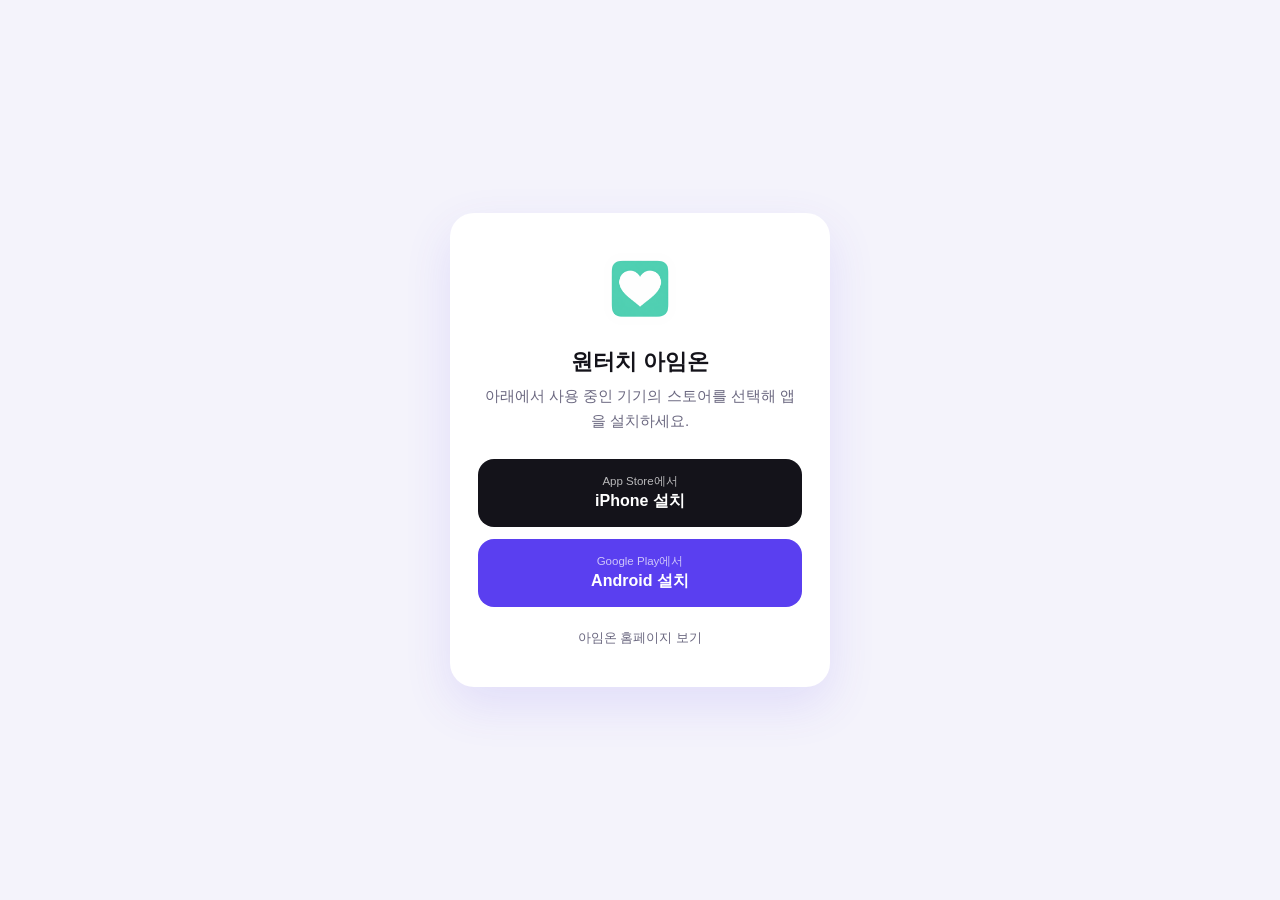
<file: imon/store.html>
<!DOCTYPE html>
<html lang="ko">
<head>
  <meta charset="UTF-8" />
  <meta name="viewport" content="width=device-width, initial-scale=1" />
  <meta name="robots" content="noindex" />
  <title>원터치 아임온 앱 설치</title>
  <meta name="description" content="1인가구 안심 체크온 앱 원터치 아임온 — 기기에 맞는 스토어(App Store·Google Play)로 바로 연결해요." />
  <link rel="canonical" href="https://www.sofunny.kr/imon/store.html" />
  <meta property="og:title" content="원터치 아임온 앱 설치" />
  <meta property="og:description" content="1인가구 안심 체크온 앱 원터치 아임온 — 기기에 맞는 스토어(App Store·Google Play)로 바로 연결해요." />
  <meta property="og:image" content="https://www.sofunny.kr/imon/web_logo.png" />
  <meta property="og:image:type" content="image/png" />
  <meta property="og:image:width" content="1024" />
  <meta property="og:image:height" content="1024" />
  <meta property="og:image:alt" content="아임온 로고" />
  <meta property="og:url" content="https://www.sofunny.kr/imon/store.html" />
  <meta property="og:type" content="website" />
  <meta property="og:locale" content="ko_KR" />
  <meta name="twitter:card" content="summary" />
  <meta name="twitter:title" content="원터치 아임온 앱 설치" />
  <meta name="twitter:description" content="1인가구 안심 체크온 앱 원터치 아임온 — 기기에 맞는 스토어(App Store·Google Play)로 바로 연결해요." />
  <meta name="twitter:image" content="https://www.sofunny.kr/imon/web_logo.png" />
  <link rel="icon" href="web_logo.png" />
  <style>
    :root {
      --bg: #f4f3fb;
      --surface: #ffffff;
      --indigo: #5a3ff0;
      --indigo-dark: #3f28c4;
      --ink: #14131a;
      --muted: #6b6880;
    }
    * { box-sizing: border-box; }
    html, body { margin: 0; padding: 0; }
    body {
      font-family: 'Noto Sans KR', -apple-system, BlinkMacSystemFont, 'Segoe UI', sans-serif;
      background: var(--bg);
      color: var(--ink);
      min-height: 100vh;
      display: flex;
      align-items: center;
      justify-content: center;
      padding: 24px;
    }
    .card {
      background: var(--surface);
      border-radius: 24px;
      box-shadow: 0 18px 48px rgba(90, 63, 240, 0.12);
      padding: 40px 28px;
      max-width: 380px;
      width: 100%;
      text-align: center;
    }
    .logo {
      width: 72px;
      height: 72px;
      border-radius: 20px;
      object-fit: cover;
      margin-bottom: 18px;
    }
    h1 { font-size: 1.35rem; margin: 0 0 8px; font-weight: 700; }
    p.desc { color: var(--muted); font-size: 0.95rem; line-height: 1.6; margin: 0 0 26px; }
    .badges { display: flex; flex-direction: column; gap: 12px; }
    .badge {
      display: block;
      text-decoration: none;
      padding: 15px 20px;
      border-radius: 16px;
      font-weight: 600;
      font-size: 1rem;
      transition: transform 0.15s ease, box-shadow 0.15s ease;
    }
    .badge small { display: block; font-size: 0.72rem; opacity: 0.7; font-weight: 500; margin-bottom: 2px; }
    .badge:hover { transform: translateY(-2px); box-shadow: 0 12px 26px rgba(0, 0, 0, 0.16); }
    .badge-ios { background: var(--ink); color: #fff; }
    .badge-android { background: var(--indigo); color: #fff; }
    .home-link {
      display: inline-block;
      margin-top: 22px;
      color: var(--muted);
      font-size: 0.82rem;
      text-decoration: none;
    }
    .home-link:hover { color: var(--indigo); }
    /* 리다이렉트가 진행되는 모바일에서는 잠깐 "이동 중" 문구를 우선 노출 */
    .redirecting .desc-default { display: none; }
    .desc-redirecting { display: none; }
    .redirecting .desc-redirecting { display: block; }
  </style>
</head>
<body>
  <div class="card" id="card">
    <img src="web_logo.png" alt="원터치 아임온" class="logo" />
    <h1>원터치 아임온</h1>
    <p class="desc desc-default">아래에서 사용 중인 기기의 스토어를 선택해 앱을 설치하세요.</p>
    <p class="desc desc-redirecting">스토어로 이동 중이에요…<br />잠시 후에도 열리지 않으면 아래 버튼을 눌러 주세요.</p>

    <div class="badges">
      <a class="badge badge-ios"
         href="https://apps.apple.com/kr/app/%EC%9B%90%ED%84%B0%EC%B9%98-%EC%95%84%EC%9E%84%EC%98%A8/id6761676518">
        <small>App Store에서</small>
        iPhone 설치
      </a>
      <a class="badge badge-android"
         href="https://play.google.com/store/apps/details?id=com.sofunny.imon">
        <small>Google Play에서</small>
        Android 설치
      </a>
    </div>

    <a class="home-link" href="index.html">아임온 홈페이지 보기</a>
  </div>

  <script>
    (function () {
      var APPSTORE = "https://apps.apple.com/kr/app/%EC%9B%90%ED%84%B0%EC%B9%98-%EC%95%84%EC%9E%84%EC%98%A8/id6761676518";
      var PLAYSTORE = "https://play.google.com/store/apps/details?id=com.sofunny.imon";

      var ua = navigator.userAgent || navigator.vendor || "";
      var isAndroid = /android/i.test(ua);
      // iPadOS 13+ 는 UA가 Macintosh로 보고되므로 터치 지원 여부로 보완 감지
      var isIOS = /iphone|ipad|ipod/i.test(ua) ||
                  (/Macintosh/i.test(ua) && typeof navigator.maxTouchPoints === "number" && navigator.maxTouchPoints > 1);

      var target = isAndroid ? PLAYSTORE : (isIOS ? APPSTORE : null);

      if (target) {
        // 모바일: 해당 스토어로 자동 이동 (뒤로가기 시 이 페이지가 히스토리에 남지 않도록 replace)
        document.getElementById("card").classList.add("redirecting");
        window.location.replace(target);
      }
      // 데스크톱/감지 실패: 리다이렉트 없이 두 버튼 노출 (기본 상태 유지)
    })();
  </script>
</body>
</html>
</file>
